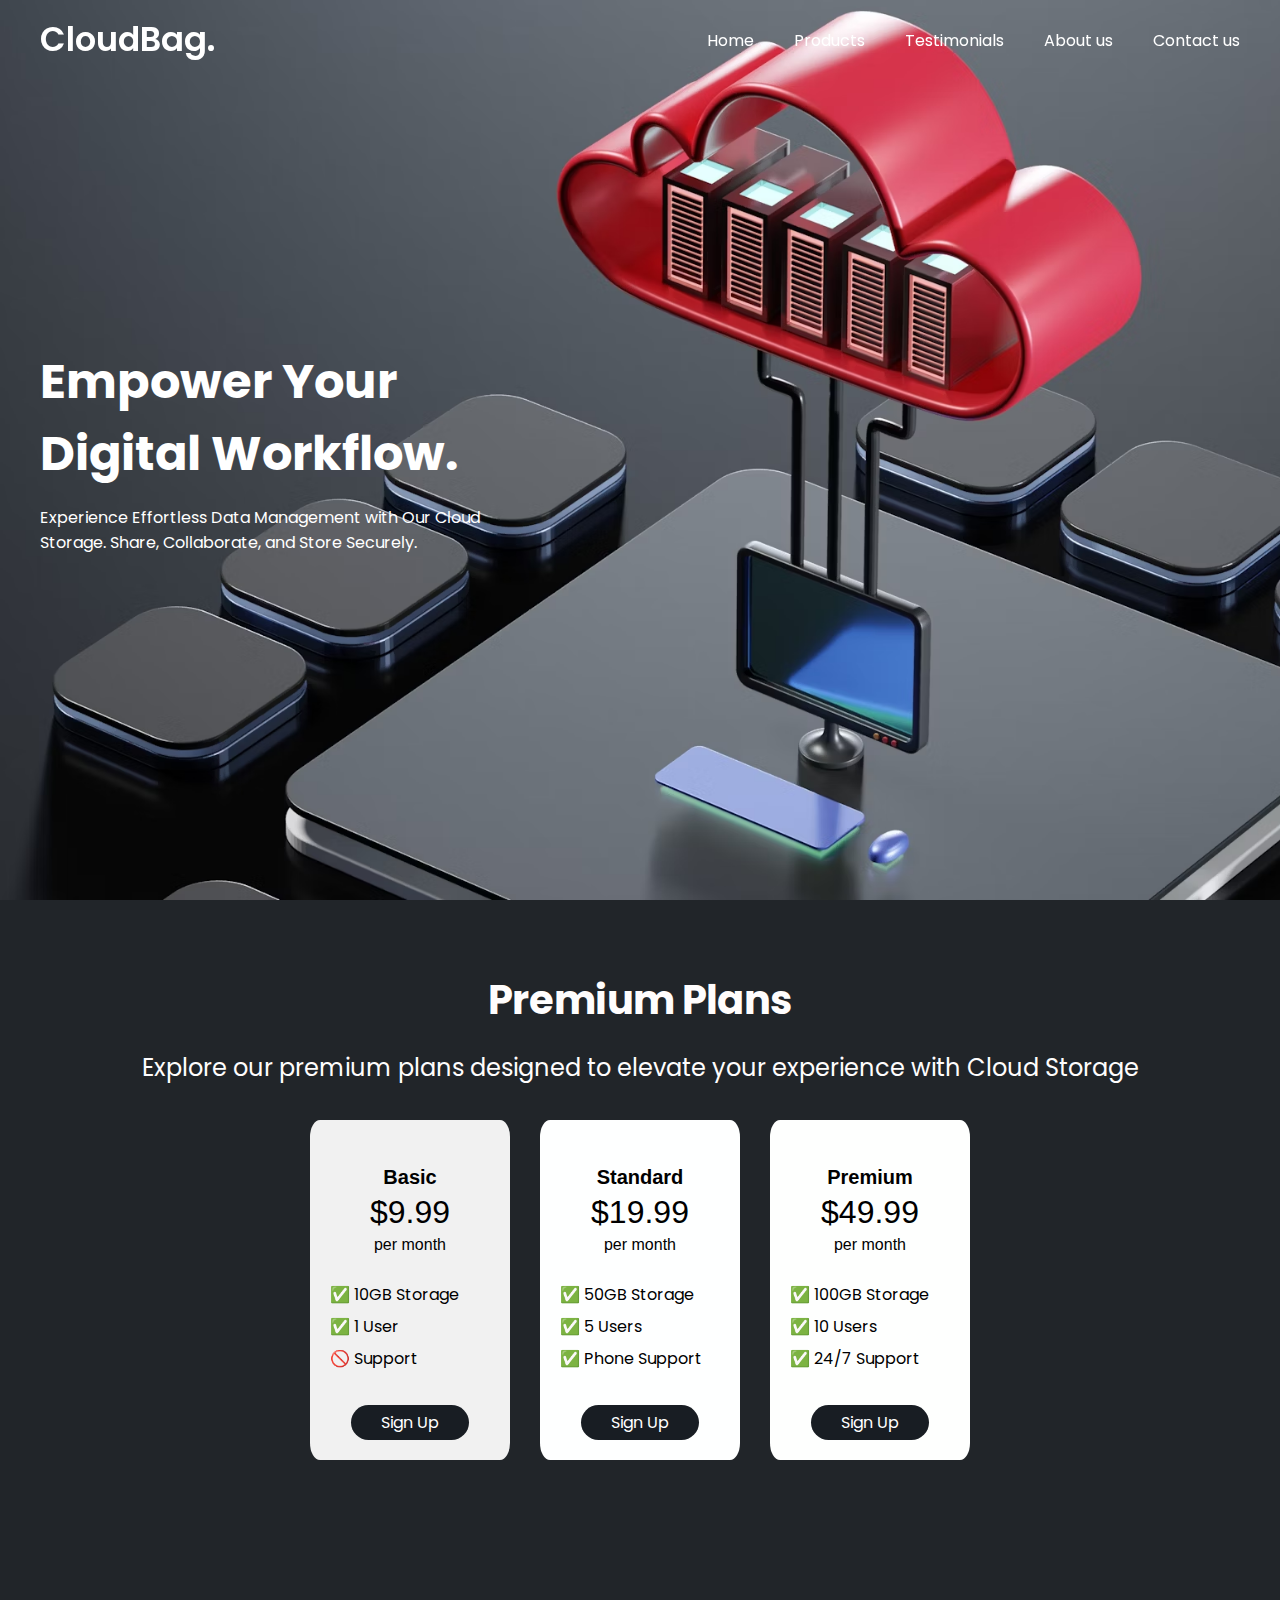
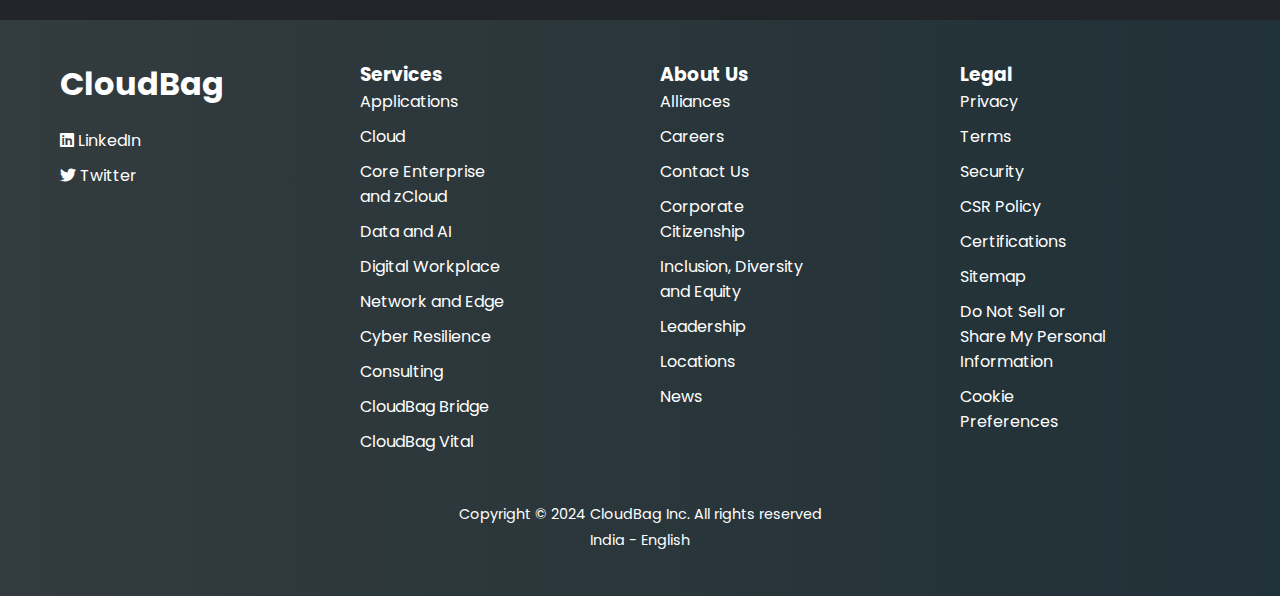
<file: PRODIGY_WD_01/index.html>
<!DOCTYPE html>
<html lang="en">
<head>
    <meta charset="UTF-8">
    <meta name="viewport" content="width=device-width, initial-scale=1.0">
    <title>CloudBag</title>
    <link rel="stylesheet" href="style.css">
    <link rel="preconnect" href="https://fonts.googleapis.com">
    <link rel="preconnect" href="https://fonts.gstatic.com" crossorigin>
    <link href="https://fonts.googleapis.com/css2?family=Poppins:ital,wght@0,100;0,200;0,300;0,400;0,500;0,600;0,700;0,800;0,900;1,100;1,200;1,300;1,400;1,500;1,600;1,700;1,800;1,900&display=swap" rel="stylesheet">
    <link rel="stylesheet" href="https://fonts.googleapis.com/css2?family=Material+Symbols+Outlined:opsz,wght,FILL,GRAD@20..48,100..700,0..1,-50..200" />
    <link rel="stylesheet" href="https://cdnjs.cloudflare.com/ajax/libs/font-awesome/6.0.0/css/all.min.css" />  
  </head>
<body>
   <div class="landingBack">
        <header>
            <nav class="navbar">
                <a href="#" class="logo">CloudBag<span>.</span></a>
                <ul class="menu-links">
                    <span id="close-btn" class="material-symbols-outlined">close</span>
                    <li><a href="#">Home</a></li>
                    <li><a href="#">Products</a></li>
                    <li><a href="#">Testimonials</a></li>
                    <li><a href="#">About us</a></li>
                    <li><a href="#">Contact us</a></li>
                </ul>
                <span id="menu-btn" class="material-symbols-outlined">menu</span>
            </nav>
        </header>
        <section class="hero-section">
            <div class="content">
                <h1>Empower Your Digital Workflow.</h1>
                <p>Experience Effortless Data Management with Our Cloud Storage. Share, Collaborate, and Store Securely.</p>
            </div>
        </section>
    </div>
    
    <section class="hero-section2">
    <div class="section2-headings">
        <h2>Premium Plans</h2>
        <p>Explore our premium plans designed to elevate your experience with Cloud Storage</p>
    </div>
    
    <div class="pricing-container">
      <div id="first" class="pricing-plan">
        <div class="top">
          <br/>
        <div class="plan-title">Basic</div>
        <div class="plan-price">$9.99</div>
        <div class="plan-month">per month</div>
        </div>
        <br/> 
        <ul class="plan-features">
          <li>✅ 10GB Storage</li>
          <li>✅ 1 User</li>
          <li>🚫 Support</li>
        </ul>
        <button class="plan-button">Sign Up</button>
      </div>
      
      <div id= "second" class="pricing-plan">
        <div class="top">
          <br/>
        <div class="plan-title">Standard</div>
        <div class="plan-price">$19.99</div>
        <div class="plan-month">per month</div>
        </div>
        <br/> 
        <ul class="plan-features">
          <li>✅ 50GB Storage</li>
          <li>✅ 5 Users</li>
          <li>✅ Phone Support</li>
        </ul>
        <button class="plan-button">Sign Up</button>
      </div>
      
      <div id= "third" class="pricing-plan">
        <br/>
        <div class="plan-title">Premium</div>
        <div class="plan-price">$49.99</div>
        <div class="plan-month">per month</div>
        <br/> 
        <ul class="plan-features">
          <li>✅ 100GB Storage</li>
          <li>✅ 10 Users</li>
          <li>✅ 24/7 Support</li>
        </ul>
        <button class="plan-button">Sign Up</button>
      </div>
    </div>
    </section>
    <footer>
      <div class="footer-container">
        <div class="footer-section">
          <h2>CloudBag</h2>
          <ul>
            <li><a href="#"><i class="fab fa-linkedin"></i> LinkedIn</a></li>
            <li><a href="#"><i class="fab fa-twitter"></i> Twitter</a></li>
          </ul>
        </div>
        <div class="footer-section">
          <h3>Services</h3>
          <ul>
            <li><a href="#">Applications</a></li>
            <li><a href="#">Cloud</a></li>
            <li><a href="#">Core Enterprise and zCloud</a></li>
            <li><a href="#">Data and AI</a></li>
            <li><a href="#">Digital Workplace</a></li>
            <li><a href="#">Network and Edge</a></li>
            <li><a href="#">Cyber Resilience</a></li>
            <li><a href="#">Consulting</a></li>
            <li><a href="#">CloudBag Bridge</a></li>
            <li><a href="#">CloudBag Vital</a></li>
          </ul>
        </div>
        <div class="footer-section">
          <h3>About Us</h3>
          <ul>
            <li><a href="#">Alliances</a></li>
            <li><a href="#">Careers</a></li>
            <li><a href="#">Contact Us</a></li>
            <li><a href="#">Corporate Citizenship</a></li>
            <li><a href="#">Inclusion, Diversity and Equity</a></li>
            <li><a href="#">Leadership</a></li>
            <li><a href="#">Locations</a></li>
            <li><a href="#">News</a></li>
          </ul>
        </div>
        <div class="footer-section">
          <h3>Legal</h3>
          <ul>
            <li><a href="#">Privacy</a></li>
            <li><a href="#">Terms</a></li>
            <li><a href="#">Security</a></li>
            <li><a href="#">CSR Policy</a></li>
            <li><a href="#">Certifications</a></li>
            <li><a href="#">Sitemap</a></li>
            <li><a href="#">Do Not Sell or Share My Personal Information</a></li>
            <li><a href="#">Cookie Preferences</a></li>
          </ul>
        </div>
      </div>
      <div class="copyright">
        <p>Copyright © 2024 CloudBag Inc. All rights reserved</p>
        <p>India - English</p>
      </div>
    </footer>
<script src="index.js"></script>      
</body>
</html>
</file>
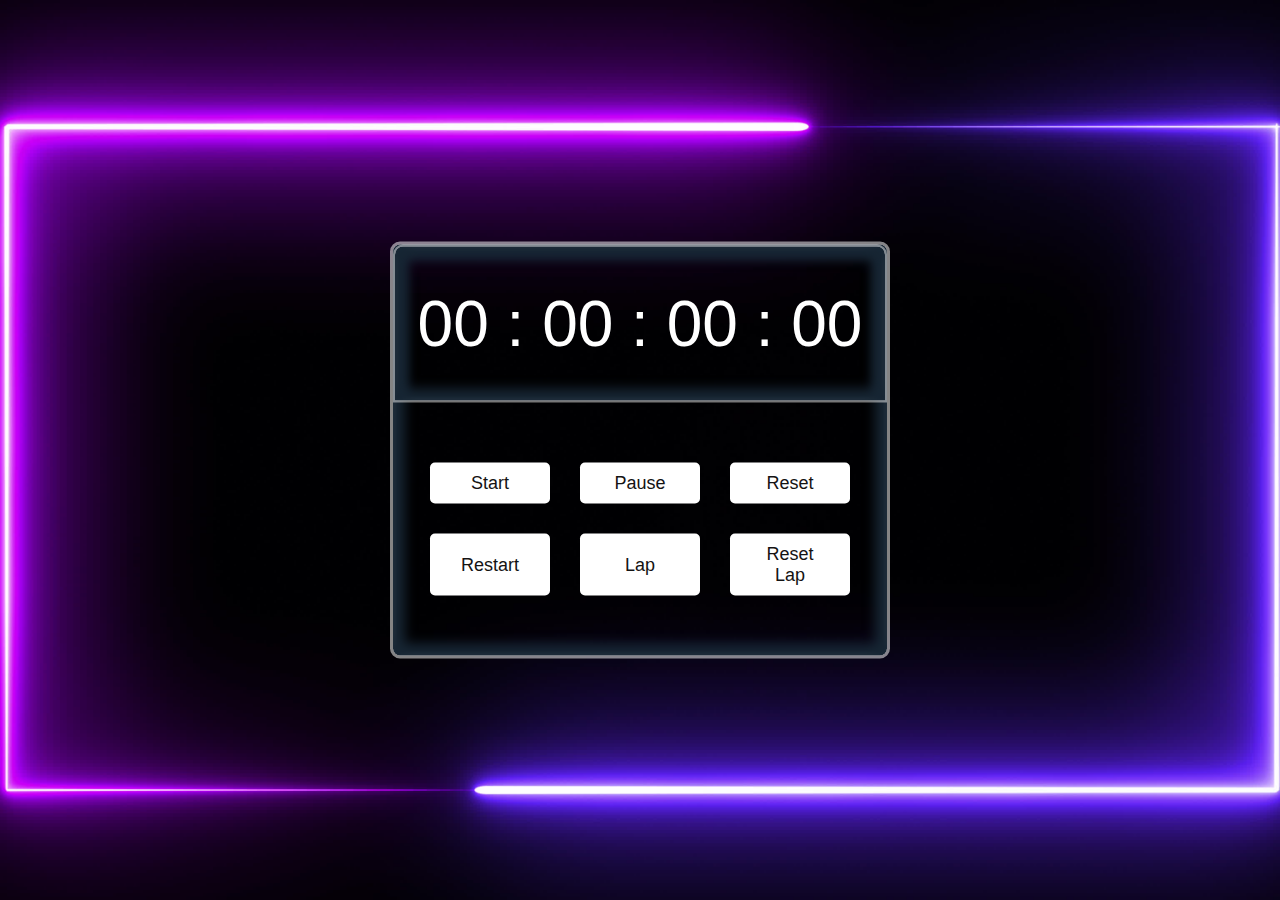
<file: PRODIGY_WD_02/index.html>
<!DOCTYPE html>
<html lang="en">
	<head>
		<meta charset="UTF-8">
		<meta name="viewport" content="width=device-width, initial-scale=1.0">
		<link rel="stylesheet" href="style.css">
		<link rel="preconnect" href="https://fonts.googleapis.com">
		<link rel="preconnect" href="https://fonts.gstatic.com" crossorigin="">
		<link href="https://fonts.googleapis.com/css2?family=Poppins:ital,wght@0,100;0,200;0,300;0,400;0,500;0,600;0,700;0,800;0,900;1,100;1,200;1,300;1,400;1,500;1,600;1,700;1,800;1,900&amp;display=swap" rel="stylesheet">
		<title>Document</title>
	</head>
	<body>
		<div class="container">
			<div class="time-display">
				00 : 00 : 00 : 00
			</div>
			<ul class="laps"></ul>
			<div class="action">
				<button id="startTimer" onclick="start()">Start</button>
				<button id="pauseTimer" onclick="pause()">Pause</button>
				<button id="resetTime" onclick="reset()">Reset</button>
				<button id="restartTimer" onclick="restart()">Restart</button>
				<button id="lap" onclick="lap()">Lap</button>
				<button id="resetLap" onclick="resetLaps()">Reset Lap</button>
			</div>
		</div>
		<script src="index.js"></script>
	</body>
</html>
</file>
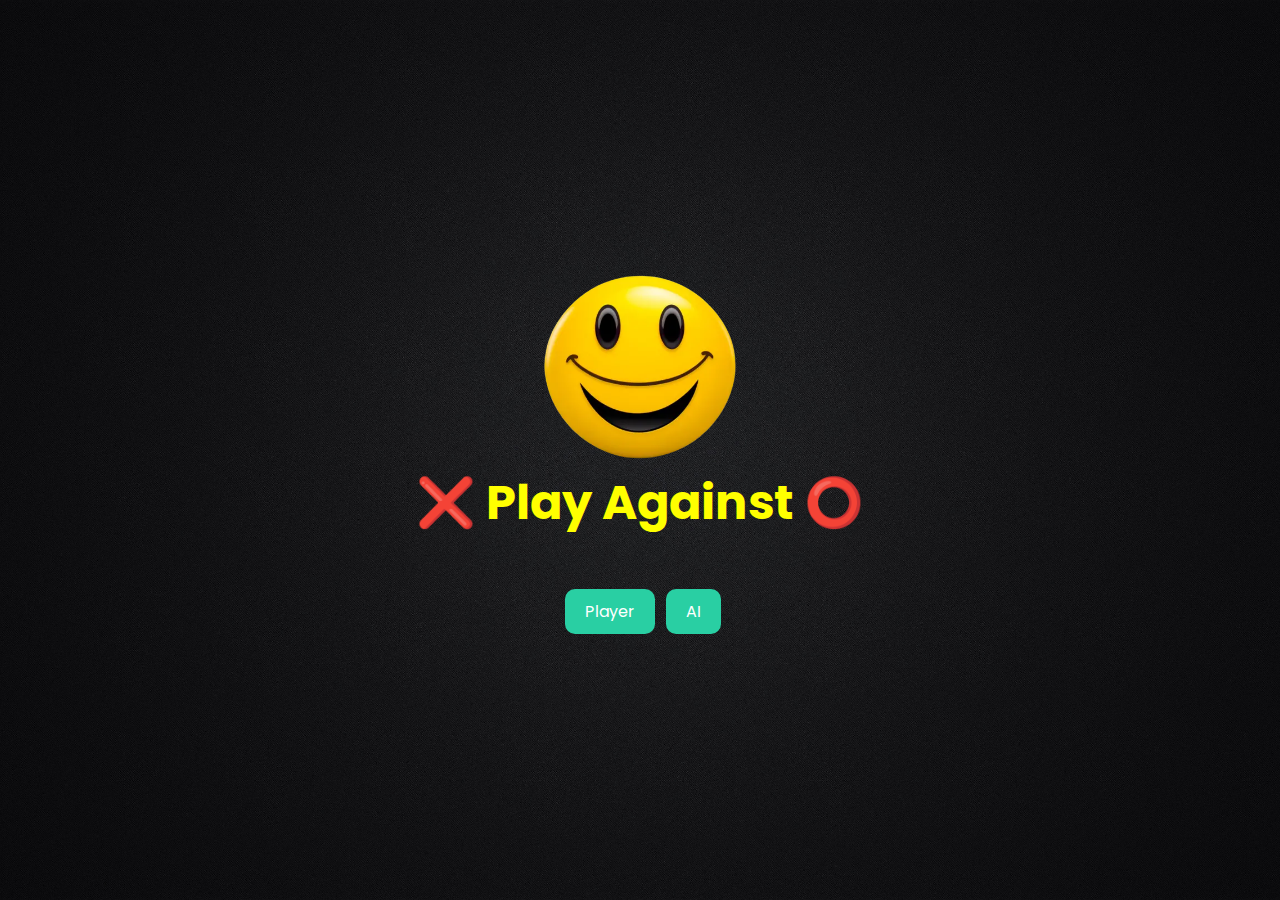
<file: PRODIGY_WD_03/index.html>
<!DOCTYPE html>
<html lang="en">
	<head>
		<meta charset="UTF-8">
		<meta name="viewport" content="width=device-width, initial-scale=1.0">
		<link rel="preconnect" href="https://fonts.googleapis.com">
		<link rel="preconnect" href="https://fonts.gstatic.com" crossorigin="">
		<link href="https://fonts.googleapis.com/css2?family=Poppins:ital,wght@0,100;0,200;0,300;0,400;0,500;0,600;0,700;0,800;0,900;1,100;1,200;1,300;1,400;1,500;1,600;1,700;1,800;1,900&amp;display=swap" rel="stylesheet">
		<title>Tic Tac Toe</title>
		<link rel="stylesheet" href="style.css">
	</head>
	<body>
		<div class="playWith">
			<img class="smile" src="smilyEmoji.png" alt="smilyEmoji">
			<h1>❌ Play Against ⭕</h1>
			<div class="choice">
				<button id="player" class="buttonDesign" onclick="withPlayer()">Player</button>
				<button id="computer" class="buttonDesign" onclick="withComputer()">AI</button>
			</div>
		</div>
		<div class="iconChoice">
			<div class="choose">
				<button onclick="choiceX()">❌</button>
				<h1>
					👈Choose👉
				</h1>
				<button onclick="choiceO()">⭕</button>
			</div>
			<div>
				<button class="buttonDesign" onclick="homePage()">Back</button>
			</div>
		</div>
		<div class="showWinner">
			<h1 id="winner"></h1>
			<button class="buttonDesign" onclick="newGame()">New Game</button>
			<button class="buttonDesign" onclick="homePage()">Restart Game</button>
		</div>
		<div class="game">
			<h1>Tic Tac Toe</h1>
			<div class="box">
				<button class="btn"></button>
				<button class="btn"></button>
				<button class="btn"></button>
				<button class="btn"></button>
				<button class="btn"></button>
				<button class="btn"></button>
				<button class="btn"></button>
				<button class="btn"></button>
				<button class="btn"></button>
			</div>
			<div class="playerTurn">
				<h2>Turn</h2>
				<h2 id="turn">X</h2>
			</div>
			<div class="gameRestRestart">
				<button class="buttonDesign" onclick="resetGame()">Reset</button>
				<button class="buttonDesign" onclick="homePage()">Restart</button>
			</div>
		</div>
		<div class="draw">
			<img src="file.png">
			<h1>Oops!...
				<br>Match Draw</h1>
			<button class="buttonDesign" onclick="newGame()">New Game</button>
		</div>
		<script src="app.js"></script>
	</body>
</html>
</file>
<file: PRODIGY_WD_01/style.css>
@import url('https://fonts.googleapis.com/css2?family=Poppins:wght@300;400;500;600;700&display=swap');


*{
margin: 0;
padding: 0;
box-sizing: border-box;
font-family: "Poppins", sans-serif;

}
.landingBack{
height: 100vh;
background: url("image3.avif");
background-position: center;
background-repeat: no-repeat;
background-size: cover; 
}


header {
position: fixed;
top: 0;
left: 0; 
width: 100%;
padding: 15px;
z-index: 1000;
}

.navbar .logo{
font-size: 2.1rem;
font-weight: 600;
color: #fff;
}


header .navbar{
display: flex;
align-items: center;
max-width: 1200px; 
margin: 0 auto;
justify-content: space-between;
}

.navbar .menu-links {
display: flex;
gap: 40px;
list-style-type: none;
}

.navbar a{
color: #fff;
text-decoration: none;


}

.navbar a:hover {
color: #000000
}

.hero-section .content {
color: #fff;
width: 100%;
max-width: 1200px;
margin: 0 auto;
}

.hero-section {
display: flex;
height: 100vh;
align-items: center;
padding: 0 20px;
}

.hero-section .content h1 {
font-size: 3rem;
max-width: 500px;

}

.hero-section .content p {
font-size: 300;
margin-top: 15px;
max-width: 500px;
}

#menu-btn {
color: #fff;
cursor: pointer;
display: none;
}

#close-btn {
color: #fff;
position: absolute;
right: 20px;
top: 20px;
padding: 0 auto;
cursor: pointer;
display: none;
}

.scrolled {
background-image: linear-gradient(to right, #434343 0%, black 100%);
transition: background-color 200ms linear;
}

/* Second Section Css*/

.section2-headings {
font-family: Arial, Helvetica, sans-serif;
text-align: center;
color: #fffdfd; 
margin-bottom: 30px;
}

.section2-headings > h2 {
font-size: 2.5rem;
padding: 70px 15px 20px;
height: inherit;
}

.section2-headings > p {
font-size: 1.5rem;
padding: 0 15px 5px;
}

.plan-features {
font-family: "Open Sans", sans-serif;
font-size: 1rem;
text-align: left;
line-height: 2;
list-style-type: none;
}

.pricing-container {
display: flex;
gap: 30px;
align-items: flex-start;
height: 500px;
justify-content: center;
color: rgb(0, 0, 0);
}

.plan-title {
text-align: center;
font-size: 1.25rem;
font-weight: 750;
line-height: 1.2;
font-family: Roboto, sans-serif;
padding:0 5px 5px 5px;
}

.plan-price {
text-align: center;
font-size: 2rem;
font-weight: 400;
font-family: Arial, sans-serif !important;
padding:0 5px 5px 5px;
}

.plan-button {
position: relative;
padding: 5px 30px;
margin-top: 30px;
top: 95%;
left: 13%;
border-radius: 20px; 
border: none;
background-color: #181d23; 
color: #fff; 
font-size: 1em; 
transition: background-color 0.3s ease; 
cursor: pointer;
}

.plan-button:hover {
background-color: #6b6d6f;
}

.plan-month {
text-align: center;
font-family: "Open Sans", sans-serif;
font-size: 1rem;
}

.pricing-plan {
padding: 20px;
border-radius: 5%;
min-height: 300px;
position: relative;
width: 200px;
}

.hero-section2 {
background-color: #212529;
}

#first {
background-color: #f1f1f1;
}

#second {
background-color: #feffff;
}

#third {
background-color: #fefffe;
}

.out {
display: flex;
justify-content: center;
}

/*footer Section*/
footer {
background-image: linear-gradient(to right, #333b3e 0%, rgb(32, 49, 55) 100%);
color: #fff;
padding: 40px 0;
}

.footer-container {
max-width: 1200px;
margin: 0 auto;
display: flex;
justify-content: space-between;
flex-wrap: wrap;
}

.footer-section {
flex-basis: 25%;
padding: 0 20px;
}

.footer-section h2 {
font-size: 2rem;
margin-bottom: 20px;
}

.footer-section ul {
list-style-type: none;
padding: 0;
}

.footer-section ul li {
margin-bottom: 10px;
max-width: 150px;
}

.footer-section ul li a {
color: #fff;
text-decoration: none;
}

.footer-section ul li a:hover {
color: #ccc;
}

.copyright {
text-align: center;
margin-top: 40px;
font-size: 0.9rem;
}

.copyright p {
margin-bottom: 5px;
}


/* Responsive CSS for breakpoint 850px*/

@media screen and (max-width: 850px){
    
.show-menu::before{
content: "";
position: fixed;
left: 0;
top: 0;
width: 100%;
height: 100%;
backdrop-filter: blur(5px);
}

#menu-btn, #close-btn{
display: block;
}

.navbar .menu-links {
position: fixed;
left: -260px;
top: 0;
width: 260px;
height: 100vh;
flex-direction: column;
background-image: linear-gradient(to right, #434343 0%, black 100%);
padding: 70px 40px 0;

}

.show-menu .navbar .menu-links{
left: 0;
transition: left 0.5s ease;
}
.navbar a{
color: #ffffff;

}

.hero-section .content {
text-align: center; /* Centering the text */
}

.hero-section .content :is(h1,p){
max-width: 100%;
}

.hero-section .content h1{
font-size: 2.3rem;
line-height: 60px;
}

/*Section 2*/
.pricing-container {
flex-direction: column;
height: 100%;/*By setting height elements are not on each other*/
align-items: center;
}

#third{
margin-bottom: 30px;
}

/*footer*/
.footer-container {
    flex-direction: column;
    align-items: center;
    min-width: 10%;
}

.footer-section {
    margin: 20px 10px;
}

.copyright {
    font-size: 0.75rem;
}


}
</file>
<file: PRODIGY_WD_02/style.css>
* {
	margin: 0;
	padding: 0;
	box-sizing: border-box;
}

body {
	background-image: url("image1.jpg");
	background-size: cover;
	background-repeat: no-repeat;
	background-attachment: fixed;
	background-position: center;
}

.container {
	width: 30%;
	min-width: 500px;
	position: absolute;
	top: 50%;
	left: 50%;
	transform: translate(-50%, -50%);
	padding-bottom: 60px;
	border-radius: 10px;
	background: rgba(215, 201, 201, 0);
	border: 3px solid rgba(255, 255, 255, 0.516);
	box-shadow: inset 0 0 12px 12px rgba(23, 38, 52, 1), inset 0 0 3px 2px rgba(255, 255, 255, 1);
}

.time-display {
	width: 100%;
	padding: 40px 0;
	font-family: "Roboto", sans-serif;
	color: rgba(255, 255, 255, 1);
	display: flex;
	justify-content: center;
	font-size: 4rem;
	border-radius: 10px 10px 0 0;
	background-color: rgba(57, 49, 49, 0);
	border: 2px solid rgba(255, 255, 255, 0.462);
	box-shadow: inset 0 0 12px 12px rgba(23, 38, 52, 1), inset 0 0 3px 2px rgba(255, 255, 255, 1);
}

.laps {
	text-align: center;
	color: rgba(255, 255, 255, 1);
	margin-top: 10px;
	text-decoration: none;
}

.action {
	width: 85%;
	margin: 60px auto 0;
	display: grid;
	grid-template-columns: repeat(3, 1fr);
	grid-gap: 30px;
}

button {
	padding: 10px 20px;
	background: rgba(255, 255, 255, 1);
	color: rgba(20, 19, 19, 1);
	border: none;
	font-family: "Roboto", sans-serif;
	font-size: 18px;
	font-weight: 500;
	border-radius: 5px;
	cursor: pointer;
}

button:hover {
	background-color: rgba(0, 0, 0, 1);
	color: rgba(240, 248, 255, 1);
	border: 3px solid rgba(255, 255, 255, 1);
	box-shadow: 0 0 10px rgba(148, 0, 211, 1), 0 0 20px rgba(0, 95, 211, 1), 0 0 30px rgba(0, 0, 139, 1), 0 0 40px rgba(148, 0, 211, 1), 0 0 50px rgba(0, 0, 139, 1);
	padding: 7px 17px;
}

li {
	list-style: none;
	font-size: 1.5rem;
}
</file>
<file: PRODIGY_WD_03/style.css>
*{
    margin: 0;
    padding: 0;
    box-sizing: border-box;
    font-family: "Poppins", sans-serif;
}

body{
    background-image: url("image3.jpg");
	background-size: cover;
	background-repeat: no-repeat;
	background-attachment: fixed;
	background-position: center;
}

.box {
    max-width: 350px;
    display: flex;
    flex-wrap: wrap;
    gap: 20px;
}

.game h1 {
    padding: 2rem;
    font-size: 3rem;
    font-size: 55px;
    color: rgb(229, 255, 0);
    
    
}

.box button {
    width: 100px;
    height: 100px;
    background-color: hsla(0, 100%, 97%, 0);
    backdrop-filter: blur(50px); /* Blur effect */
    border: 1px solid rgba(225, 255, 0, 0.202);
    color: #ff4a3a;
    font-size: 3rem;
    border-radius: 10px; 
}

.buttonDesign  {
    padding: 10px 20px;
    border-radius: 10px;
    margin-top: 15px;
    margin-left: 5px;
    font-size: 1.2rem;
    background-color: hsla(0, 100%, 97%, 0);
    backdrop-filter: blur(50px); /* Blur effect */
    border: 1px solid rgba(225, 255, 0, 0.202);
    color: white;
}

.buttonDesign:hover {
    background-color: rgb(236, 34, 95);
    color: #000;
    cursor: pointer;
}

.playerTurn {
    display: flex;
    margin-top: 20px;
}

.playerTurn > *{
    padding: 10px 20px;
    border-radius: 10%;
    background-color: hsla(0, 100%, 97%, 0);
    backdrop-filter: blur(50px); /* Blur effect */
    border: 1px solid rgba(225, 255, 0, 0.202);
    color: white;
}

#turn{
    color : #ff4a3a;
} 



.draw img{
    width: 400px;
    margin-bottom: 20px;
}


.choice > * {
    margin-top: 50px;
    padding: 10px 20px;
    border-radius: 10px;
    background-color: rgb(41, 207, 163);
    color: #ffffff;
    font-size: 1rem;
    border: none;
}

.choice > *:hover{
    background-color: rgb(236, 34, 95);
    color: #000;
    cursor: pointer;
}

.smile {
    width: 200px;
}

/* icon choice*/


.choose button{
    /* margin: 0; */
    width: 75px;
    height: 75px;
    border-radius: 50%;
    background-color: rgb(247, 239, 242);
    font-size: 2rem;
    border: none;
}

.choose{
    display: flex;
}


.iconChoice button:hover{
    background: #040404;
    color: aliceblue;
}

.box button{
    font-family:'Arial black', sans-serif;
}

.gameRestRestart > *{
    background-color: rgb(41, 207, 163);
    color: #ffffff;
}

.gameRestRestart >:hover{
    background-color: rgb(236, 34, 95);
    color: #000;
    cursor: pointer;
}

/* all boxes */
.playWith {
    display: flex;
    height: 100vh;
    flex-direction: column;
    justify-content: center;
    align-items: center;
    text-align: center;
    font-size: 1.5rem;
    color: yellow;
}


.iconChoice {
    display: none;
    height: 100vh;
    flex-direction: column;
    justify-content: center;
    align-items: center;
    text-align: center;
    font-size: 1.5rem;
    color: yellow;
}

.showWinner{
    display: none;
    flex-direction: column;
    align-items: center;
    justify-content: center;
    height: 100vh;
    color: yellow;
    font-size: 1rem;
    padding: 20px;
    text-align: center;
}

.game {
    display: none;
    flex-direction: column;
    align-items: center;
    justify-content: center;
    height: 100vh;
}

.draw{
    display: none;
    height: 100vh;
    flex-direction: column;
    align-items: center;
    justify-content: center;
    text-align: center;
    color: yellow;
}
</file>
